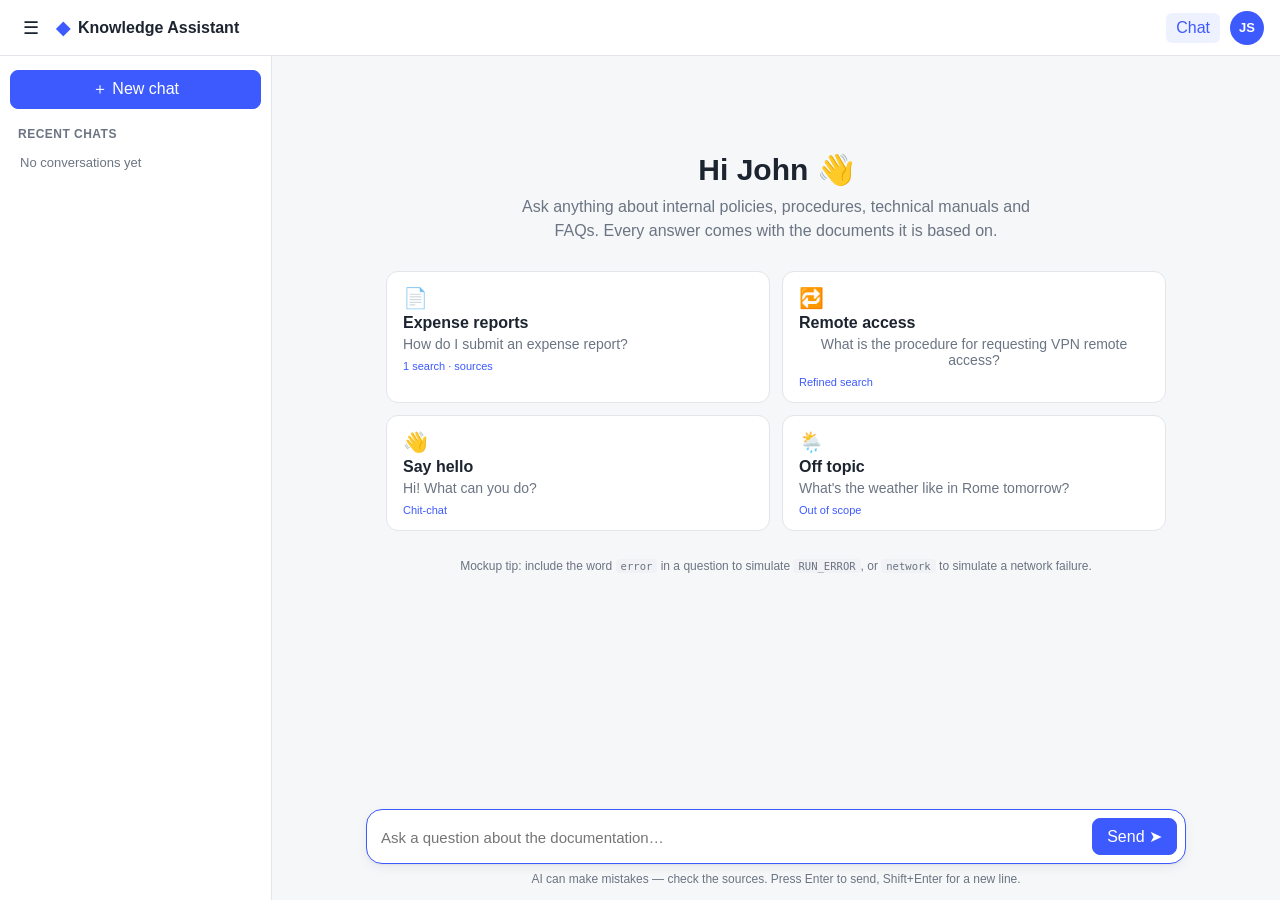
<file: frontend/mockup/index.html>
<!doctype html>
<html lang="en">
  <head>
    <meta charset="utf-8" />
    <meta name="viewport" content="width=device-width, initial-scale=1" />
    <title>Knowledge Assistant</title>
    <link rel="stylesheet" href="styles.css" />
  </head>
  <body class="page-chat">
    <header class="app-header" id="app-header"></header>

    <div class="app-body">
      <aside class="sidebar" id="sidebar" aria-label="Chat history">
        <button class="btn btn-primary new-chat" id="new-chat-btn">＋ New chat</button>
        <div class="sidebar-section">Recent chats</div>
        <ul class="history" id="history"></ul>
      </aside>

      <main class="chat">
        <div class="chat-scroll" id="chat-scroll">
          <div class="messages" id="messages" aria-live="polite"></div>
        </div>

        <form class="composer" id="composer">
          <div class="composer-box">
            <textarea id="composer-input" rows="1" placeholder="Ask a question about the documentation…" aria-label="Message"></textarea>
            <button type="submit" class="btn btn-primary send" id="send-btn" title="Send (Enter)">Send ➤</button>
            <button type="button" class="btn btn-stop" id="stop-btn" title="Stop generating" hidden>■ Stop</button>
          </div>
          <p class="disclaimer">AI can make mistakes — check the sources. Press Enter to send, Shift+Enter for a new line.</p>
        </form>
      </main>
    </div>

    <div class="modal-backdrop" id="feedback-modal" hidden>
      <form class="modal" id="feedback-form" role="dialog" aria-modal="true" aria-labelledby="feedback-title">
        <h2 id="feedback-title">What went wrong?</h2>
        <p class="muted">Your comment helps us improve the answers. It is optional.</p>
        <textarea id="feedback-comment" rows="4" maxlength="1000" placeholder="e.g. The answer is outdated, the source is wrong…"></textarea>
        <div class="modal-actions">
          <button type="button" class="btn" id="feedback-cancel">Cancel</button>
          <button type="submit" class="btn btn-primary">Submit</button>
        </div>
      </form>
    </div>

    <script src="mock-data.js"></script>
    <script src="mock-api.js"></script>
    <script src="shell.js"></script>
    <script src="app.js"></script>
  </body>
</html>
</file>
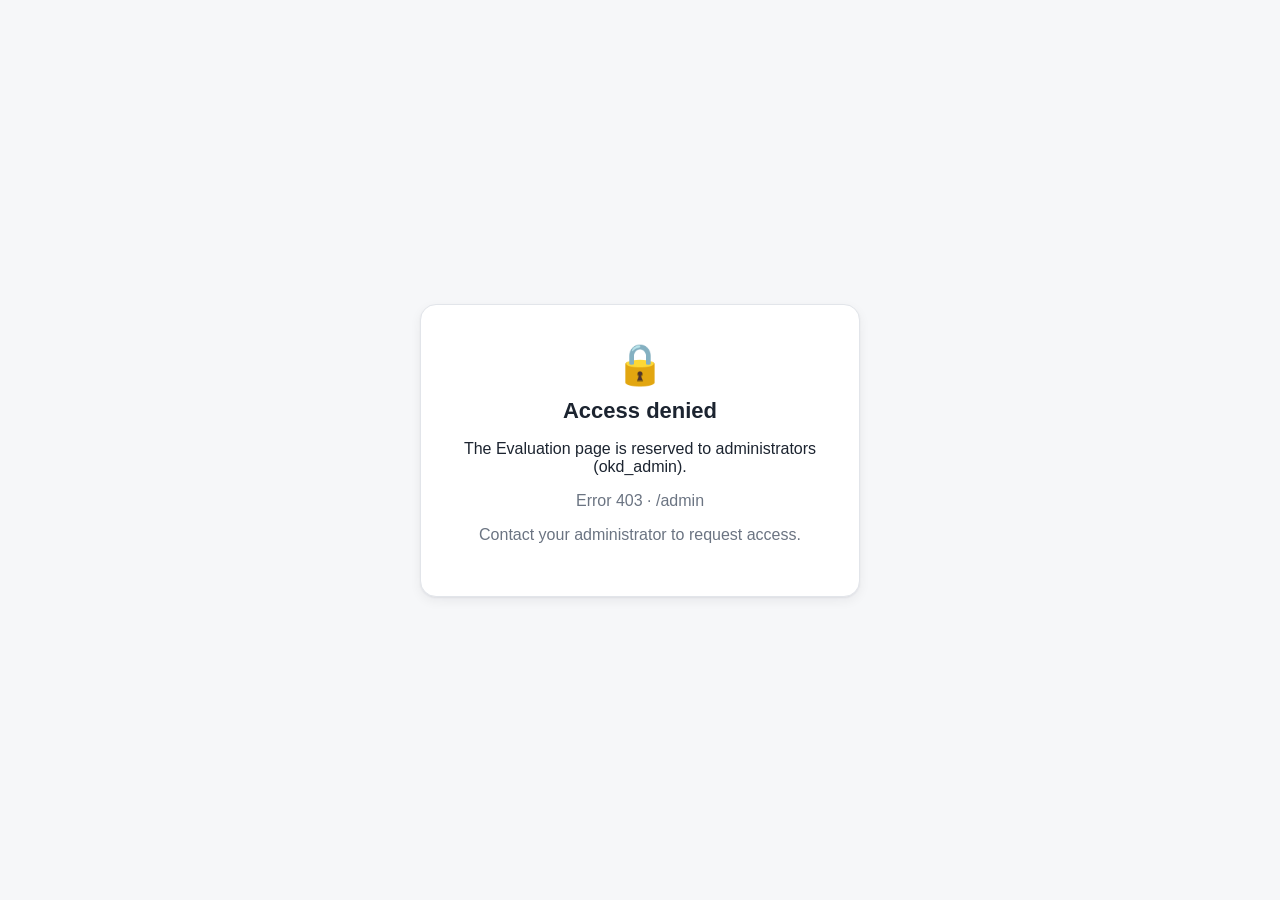
<file: frontend/mockup/admin.html>
<!doctype html>
<html lang="en">
  <head>
    <meta charset="utf-8" />
    <meta name="viewport" content="width=device-width, initial-scale=1" />
    <title>Evaluation · Knowledge Assistant</title>
    <link rel="stylesheet" href="styles.css" />
  </head>
  <body class="page-admin">
    <header class="app-header" id="app-header"></header>

    <main class="admin">
      <div class="admin-head">
        <h1>Evaluation</h1>
        <p class="muted">Run a testbook of questions against the agent and review the verdict for each answer.</p>
        <div class="notice">ℹ️ Hypothetical screen: <code>EvaluationService</code> exists in the backend but is not exposed by any route yet. Everything here is mocked.</div>
      </div>

      <section class="card">
        <h2>1 · Testbook</h2>
        <p class="muted">CSV with a <code>question</code> column (optional <code>expected_answer</code>).</p>
        <div class="dropzone" id="dropzone">
          <input type="file" id="csv-input" accept=".csv,text/csv" hidden />
          <div>📁 Drop a CSV here or <button class="link-btn" id="browse-btn" type="button">browse</button></div>
          <div class="muted small">or <button class="link-btn" id="sample-btn" type="button">use the sample testbook</button></div>
        </div>
        <div class="file-info" id="file-info" hidden></div>
      </section>

      <section class="card">
        <h2>2 · Run</h2>
        <div class="run-row">
          <button class="btn btn-primary" id="run-btn" disabled>▶ Run evaluation</button>
          <button class="btn" id="cancel-btn" hidden>Cancel</button>
          <div class="progress" id="progress" hidden>
            <div class="progress-bar"><div class="progress-fill" id="progress-fill"></div></div>
            <span class="small" id="progress-label"></span>
          </div>
        </div>
      </section>

      <section class="card">
        <div class="results-head">
          <h2>3 · Results</h2>
          <div class="summary" id="summary"></div>
          <button class="btn" id="download-btn" disabled>⬇ Download enriched CSV</button>
        </div>
        <div class="table-wrap">
          <table class="results">
            <thead>
              <tr><th>#</th><th>Question</th><th>Answer</th><th>Verdict</th></tr>
            </thead>
            <tbody id="results-body">
              <tr><td colspan="4" class="muted center">No results yet — load a testbook and run it.</td></tr>
            </tbody>
          </table>
        </div>
      </section>
    </main>

    <script src="mock-data.js"></script>
    <script src="mock-api.js"></script>
    <script src="shell.js"></script>
    <script src="admin.js"></script>
  </body>
</html>
</file>
<file: frontend/mockup/styles.css>
:root {
  --bg: #f6f7f9;
  --surface: #ffffff;
  --surface-2: #f0f2f5;
  --border: #e2e5ea;
  --text: #1c2430;
  --muted: #6b7482;
  --primary: #3d5afe;
  --primary-hover: #2f49e0;
  --primary-soft: #eef1ff;
  --ok: #1b8a4b;
  --ok-soft: #e7f6ed;
  --warn: #b26a00;
  --warn-soft: #fff4e0;
  --danger: #c62828;
  --danger-soft: #fdecec;
  --radius: 12px;
  --shadow: 0 1px 2px rgba(16, 24, 40, 0.06), 0 4px 12px rgba(16, 24, 40, 0.06);
  --header-h: 56px;
  --sidebar-w: 272px;
  font-family: -apple-system, BlinkMacSystemFont, "Segoe UI", Roboto, "Helvetica Neue", Arial, sans-serif;
  color: var(--text);
}

* { box-sizing: border-box; }
html, body { margin: 0; height: 100%; background: var(--bg); }
button { font: inherit; color: inherit; cursor: pointer; }
button:disabled { cursor: default; }
code { font-family: ui-monospace, SFMono-Regular, Menlo, monospace; font-size: 0.88em; background: var(--surface-2); padding: 1px 5px; border-radius: 4px; }
a { color: var(--primary); }
.muted { color: var(--muted); }
.small { font-size: 12px; }
.center { text-align: center; }

/* Buttons */
.btn { border: 1px solid var(--border); background: var(--surface); border-radius: 8px; padding: 8px 14px; font-weight: 500; transition: background 0.15s; }
.btn:hover:not(:disabled) { background: var(--surface-2); }
.btn:disabled { opacity: 0.5; }
.btn-primary { background: var(--primary); border-color: var(--primary); color: #fff; }
.btn-primary:hover:not(:disabled) { background: var(--primary-hover); }
.btn-stop { background: var(--text); color: #fff; border-color: var(--text); }
.btn-small { padding: 4px 10px; font-size: 13px; }
.icon-btn { border: none; background: transparent; border-radius: 6px; padding: 4px 7px; line-height: 1; }
.icon-btn:hover:not(:disabled) { background: var(--surface-2); }
.link-btn { border: none; background: none; color: var(--primary); padding: 0; text-decoration: underline; }
.tag { display: inline-block; font-size: 11px; padding: 1px 7px; border-radius: 999px; background: var(--primary-soft); color: var(--primary); font-weight: 500; }
.badge { display: inline-block; font-size: 11px; padding: 2px 8px; margin-top: 6px; border-radius: 999px; background: var(--surface-2); color: var(--muted); font-weight: 600; text-transform: uppercase; letter-spacing: 0.03em; }
.badge-admin { background: #fff0e6; color: #c2410c; }

/* Header */
.app-header { height: var(--header-h); display: flex; align-items: center; justify-content: space-between; padding: 0 16px; background: var(--surface); border-bottom: 1px solid var(--border); position: relative; z-index: 20; }
.header-left, .header-right { display: flex; align-items: center; gap: 10px; }
.brand { display: flex; align-items: center; gap: 8px; font-weight: 700; font-size: 16px; color: var(--text); text-decoration: none; }
.brand-logo { color: var(--primary); font-size: 18px; }
.sidebar-toggle { font-size: 18px; }
.nav-link { color: var(--muted); text-decoration: none; padding: 6px 10px; border-radius: 6px; font-weight: 500; }
.nav-link:hover { background: var(--surface-2); }
.nav-link.active { color: var(--primary); background: var(--primary-soft); }
.user-menu { position: relative; }
.avatar { width: 34px; height: 34px; border-radius: 50%; border: none; background: var(--primary); color: #fff; font-weight: 600; font-size: 13px; display: grid; place-items: center; flex-shrink: 0; }
.avatar-lg { width: 44px; height: 44px; font-size: 16px; }
.user-dropdown { position: absolute; right: 0; top: 44px; width: 280px; background: var(--surface); border: 1px solid var(--border); border-radius: var(--radius); box-shadow: var(--shadow); padding: 8px; }
.user-card { display: flex; gap: 12px; padding: 10px; border-bottom: 1px solid var(--border); margin-bottom: 6px; }
.user-name { font-weight: 600; }
.user-email { font-size: 13px; color: var(--muted); }
.menu-item { width: 100%; text-align: left; border: none; background: none; padding: 8px 10px; border-radius: 6px; }
.menu-item:hover { background: var(--surface-2); }

/* Layout */
.app-body { display: flex; height: calc(100% - var(--header-h)); }
.sidebar { width: var(--sidebar-w); flex-shrink: 0; background: var(--surface); border-right: 1px solid var(--border); display: flex; flex-direction: column; padding: 14px 10px; transition: margin-left 0.2s; overflow: hidden; }
.sidebar-collapsed .sidebar { margin-left: calc(-1 * var(--sidebar-w)); }
.new-chat { width: 100%; }
.sidebar-section { font-size: 12px; font-weight: 600; color: var(--muted); text-transform: uppercase; letter-spacing: 0.04em; margin: 18px 8px 6px; }
.history { list-style: none; padding: 0; margin: 0; overflow-y: auto; flex: 1; }
.history-item { display: flex; align-items: center; border-radius: 8px; }
.history-item:hover, .history-item.active { background: var(--surface-2); }
.history-item.active .history-title { color: var(--primary); font-weight: 600; }
.history-open { flex: 1; min-width: 0; text-align: left; border: none; background: none; padding: 8px 10px; display: flex; flex-direction: column; }
.history-title { white-space: nowrap; overflow: hidden; text-overflow: ellipsis; font-size: 14px; }
.history-date { font-size: 11px; color: var(--muted); }
.history-delete { opacity: 0; margin-right: 4px; }
.history-item:hover .history-delete, .history-delete:focus { opacity: 1; }
.history-empty { color: var(--muted); font-size: 13px; padding: 8px 10px; }

/* Chat */
.chat { flex: 1; display: flex; flex-direction: column; min-width: 0; }
.chat-scroll { flex: 1; overflow-y: auto; }
.messages { max-width: 820px; margin: 0 auto; padding: 24px 20px 12px; }
.msg { margin-bottom: 22px; }
.msg-user { display: flex; justify-content: flex-end; }
.msg-user .bubble { background: var(--primary); color: #fff; padding: 10px 14px; border-radius: 16px 16px 4px 16px; max-width: 75%; white-space: pre-wrap; line-height: 1.45; }
.msg-assistant { display: flex; gap: 12px; align-items: flex-start; }
.assistant-avatar { width: 30px; height: 30px; border-radius: 50%; background: var(--primary-soft); color: var(--primary); display: grid; place-items: center; flex-shrink: 0; font-size: 14px; }
.assistant-body { flex: 1; min-width: 0; padding-top: 4px; }

/* Empty state */
.empty-state { text-align: center; padding-top: 8vh; }
.empty-state h1 { font-size: 30px; margin: 0 0 8px; }
.lead { color: var(--muted); max-width: 520px; margin: 0 auto 28px; line-height: 1.5; }
.suggestions { display: grid; grid-template-columns: repeat(2, 1fr); gap: 12px; text-align: left; }
.suggestion { background: var(--surface); border: 1px solid var(--border); border-radius: var(--radius); padding: 14px 16px; display: flex; flex-direction: column; gap: 4px; transition: border-color 0.15s, box-shadow 0.15s; }
.suggestion:hover { border-color: var(--primary); box-shadow: var(--shadow); }
.suggestion-icon { font-size: 20px; }
.suggestion-title { font-weight: 600; }
.suggestion-question { color: var(--muted); font-size: 14px; }
.suggestion-hint { font-size: 11px; color: var(--primary); margin-top: 4px; }
.mock-tip { margin-top: 28px; font-size: 12px; color: var(--muted); }

/* Activity trace */
.trace { margin-bottom: 10px; }
.trace-chip { display: inline-flex; align-items: center; gap: 8px; border: 1px solid var(--border); background: var(--surface); border-radius: 999px; padding: 5px 12px; font-size: 13px; color: var(--muted); }
.trace-chip:hover { background: var(--surface-2); }
.trace.live .trace-chip { color: var(--text); }
.chev { font-size: 11px; }
.trace-list { list-style: none; margin: 8px 0 0 6px; padding: 2px 0 2px 16px; border-left: 2px solid var(--border); font-size: 13.5px; }
.trace-list li { margin: 8px 0; line-height: 1.4; }
.trace-thought { font-style: italic; color: var(--muted); }
.trace-result { margin-top: 3px; font-size: 12.5px; display: flex; align-items: center; gap: 6px; }
.trace-result.ok { color: var(--ok); }
.trace-result.warn { color: var(--warn); }

/* Answer (markdown) */
.markdown { line-height: 1.6; font-size: 15px; }
.markdown p { margin: 0 0 10px; }
.markdown ul, .markdown ol { margin: 0 0 10px; padding-left: 22px; }
.markdown li { margin: 3px 0; }
.markdown blockquote { margin: 0 0 10px; padding: 8px 12px; border-left: 3px solid var(--primary); background: var(--primary-soft); border-radius: 0 8px 8px 0; }
.markdown pre { background: #1e2430; color: #e6e9ef; padding: 12px; border-radius: 8px; overflow-x: auto; }
.markdown pre code { background: none; color: inherit; }
.markdown > :last-child { margin-bottom: 0; }
.typing > :last-child::after, .caret { content: ""; display: inline-block; width: 7px; height: 1em; margin-left: 2px; background: var(--primary); vertical-align: -2px; animation: blink 0.9s steps(1) infinite; }
@keyframes blink { 50% { opacity: 0; } }

/* Sources */
.sources { margin-top: 14px; }
.sources-title { font-size: 12px; font-weight: 600; color: var(--muted); text-transform: uppercase; letter-spacing: 0.04em; margin-bottom: 6px; }
.source-cards { display: flex; flex-wrap: wrap; gap: 8px; }
.source-card { display: flex; flex-direction: column; gap: 4px; padding: 8px 12px; border: 1px solid var(--border); border-radius: 10px; background: var(--surface); text-decoration: none; color: var(--text); font-size: 13px; max-width: 100%; transition: border-color 0.15s; }
.source-card:hover { border-color: var(--primary); }
.source-doc { font-weight: 500; }
.source-meta { display: flex; align-items: center; gap: 6px; color: var(--muted); font-size: 12px; }
.ext { color: var(--primary); }

/* Actions, errors */
.actions { display: flex; align-items: center; gap: 2px; margin-top: 10px; color: var(--muted); }
.vote.voted { background: var(--primary-soft); }
.vote:disabled:not(.voted) { opacity: 0.35; }
.error-bubble { display: flex; align-items: center; justify-content: space-between; gap: 12px; background: var(--danger-soft); color: var(--danger); border: 1px solid #f5c2c2; border-radius: 10px; padding: 10px 14px; margin-top: 6px; }
.stopped { font-size: 13px; margin-top: 8px; }

/* Composer */
.composer { padding: 8px 20px 14px; max-width: 860px; width: 100%; margin: 0 auto; }
.composer-box { display: flex; align-items: flex-end; gap: 8px; background: var(--surface); border: 1px solid var(--border); border-radius: 16px; padding: 8px 8px 8px 14px; box-shadow: var(--shadow); }
.composer-box:focus-within { border-color: var(--primary); }
.composer textarea { flex: 1; border: none; outline: none; resize: none; font: inherit; font-size: 15px; line-height: 1.45; padding: 6px 0; max-height: 200px; background: transparent; }
.composer textarea:disabled { color: var(--muted); }
.disclaimer { text-align: center; font-size: 12px; color: var(--muted); margin: 8px 0 0; }

/* Spinner */
.spinner { display: inline-block; width: 12px; height: 12px; border: 2px solid var(--border); border-top-color: var(--primary); border-radius: 50%; animation: spin 0.8s linear infinite; vertical-align: -1px; }
@keyframes spin { to { transform: rotate(360deg); } }

/* Modal */
.modal-backdrop { position: fixed; inset: 0; background: rgba(16, 24, 40, 0.45); display: grid; place-items: center; z-index: 50; }
.modal-backdrop[hidden] { display: none; }
.modal { background: var(--surface); border-radius: 14px; padding: 22px; width: min(460px, calc(100% - 32px)); box-shadow: 0 20px 50px rgba(0, 0, 0, 0.2); }
.modal h2 { margin: 0 0 4px; font-size: 18px; }
.modal textarea { width: 100%; margin-top: 12px; border: 1px solid var(--border); border-radius: 8px; padding: 10px; font: inherit; resize: vertical; }
.modal textarea:focus { outline: 2px solid var(--primary-soft); border-color: var(--primary); }
.modal-actions { display: flex; justify-content: flex-end; gap: 8px; margin-top: 14px; }

/* Toasts */
.toasts { position: fixed; bottom: 24px; left: 50%; transform: translateX(-50%); display: flex; flex-direction: column; gap: 8px; z-index: 60; align-items: center; }
.toast { background: var(--text); color: #fff; padding: 10px 16px; border-radius: 10px; font-size: 14px; box-shadow: var(--shadow); animation: toast-in 0.2s ease-out; transition: opacity 0.3s, transform 0.3s; }
.toast-success { background: var(--ok); }
.toast-error { background: var(--danger); }
.toast-warn { background: var(--warn); }
.toast.leaving { opacity: 0; transform: translateY(8px); }
@keyframes toast-in { from { opacity: 0; transform: translateY(8px); } }

/* Access denied */
.denied { min-height: 100%; display: grid; place-items: center; padding: 24px; }
.denied-card { background: var(--surface); border: 1px solid var(--border); border-radius: 16px; padding: 36px 40px; text-align: center; max-width: 440px; box-shadow: var(--shadow); }
.denied-icon { font-size: 40px; }
.denied h1 { margin: 10px 0 6px; font-size: 22px; }

/* Admin */
.page-admin { overflow-y: auto; }
.admin { max-width: 1000px; margin: 0 auto; padding: 28px 20px 60px; }
.admin-head h1 { margin: 0 0 4px; }
.notice { margin: 14px 0 20px; background: var(--warn-soft); color: #7a4a00; border: 1px solid #f3d9a8; border-radius: 10px; padding: 10px 14px; font-size: 14px; }
.card { background: var(--surface); border: 1px solid var(--border); border-radius: var(--radius); padding: 18px 20px; margin-bottom: 16px; }
.card h2 { font-size: 16px; margin: 0 0 6px; }
.dropzone { border: 2px dashed var(--border); border-radius: 10px; padding: 24px; text-align: center; display: flex; flex-direction: column; gap: 6px; margin-top: 10px; }
.dropzone.over { border-color: var(--primary); background: var(--primary-soft); }
.file-info { margin-top: 10px; font-size: 14px; }
.run-row { display: flex; align-items: center; gap: 12px; flex-wrap: wrap; }
.progress { display: flex; align-items: center; gap: 10px; flex: 1; min-width: 200px; }
.progress-bar { flex: 1; height: 8px; background: var(--surface-2); border-radius: 999px; overflow: hidden; }
.progress-fill { height: 100%; width: 0; background: var(--primary); transition: width 0.3s; }
.results-head { display: flex; align-items: center; gap: 12px; flex-wrap: wrap; margin-bottom: 10px; }
.results-head h2 { margin: 0; }
.summary { flex: 1; display: flex; gap: 6px; align-items: center; }
.table-wrap { overflow-x: auto; }
.results { width: 100%; border-collapse: collapse; font-size: 14px; }
.results th { text-align: left; font-size: 12px; color: var(--muted); text-transform: uppercase; letter-spacing: 0.04em; border-bottom: 1px solid var(--border); padding: 8px; }
.results td { padding: 10px 8px; border-bottom: 1px solid var(--border); vertical-align: top; }
.answer-cell { max-width: 420px; color: var(--muted); }
.verdict { display: inline-block; font-size: 11px; font-weight: 700; padding: 2px 8px; border-radius: 999px; }
.verdict-pass { background: var(--ok-soft); color: var(--ok); }
.verdict-partial { background: var(--warn-soft); color: var(--warn); }
.verdict-fail { background: var(--danger-soft); color: var(--danger); }

@media (max-width: 760px) {
  .sidebar { position: fixed; top: var(--header-h); bottom: 0; left: 0; z-index: 15; box-shadow: var(--shadow); }
  .suggestions { grid-template-columns: 1fr; }
  .msg-user .bubble { max-width: 88%; }
}
</file>
